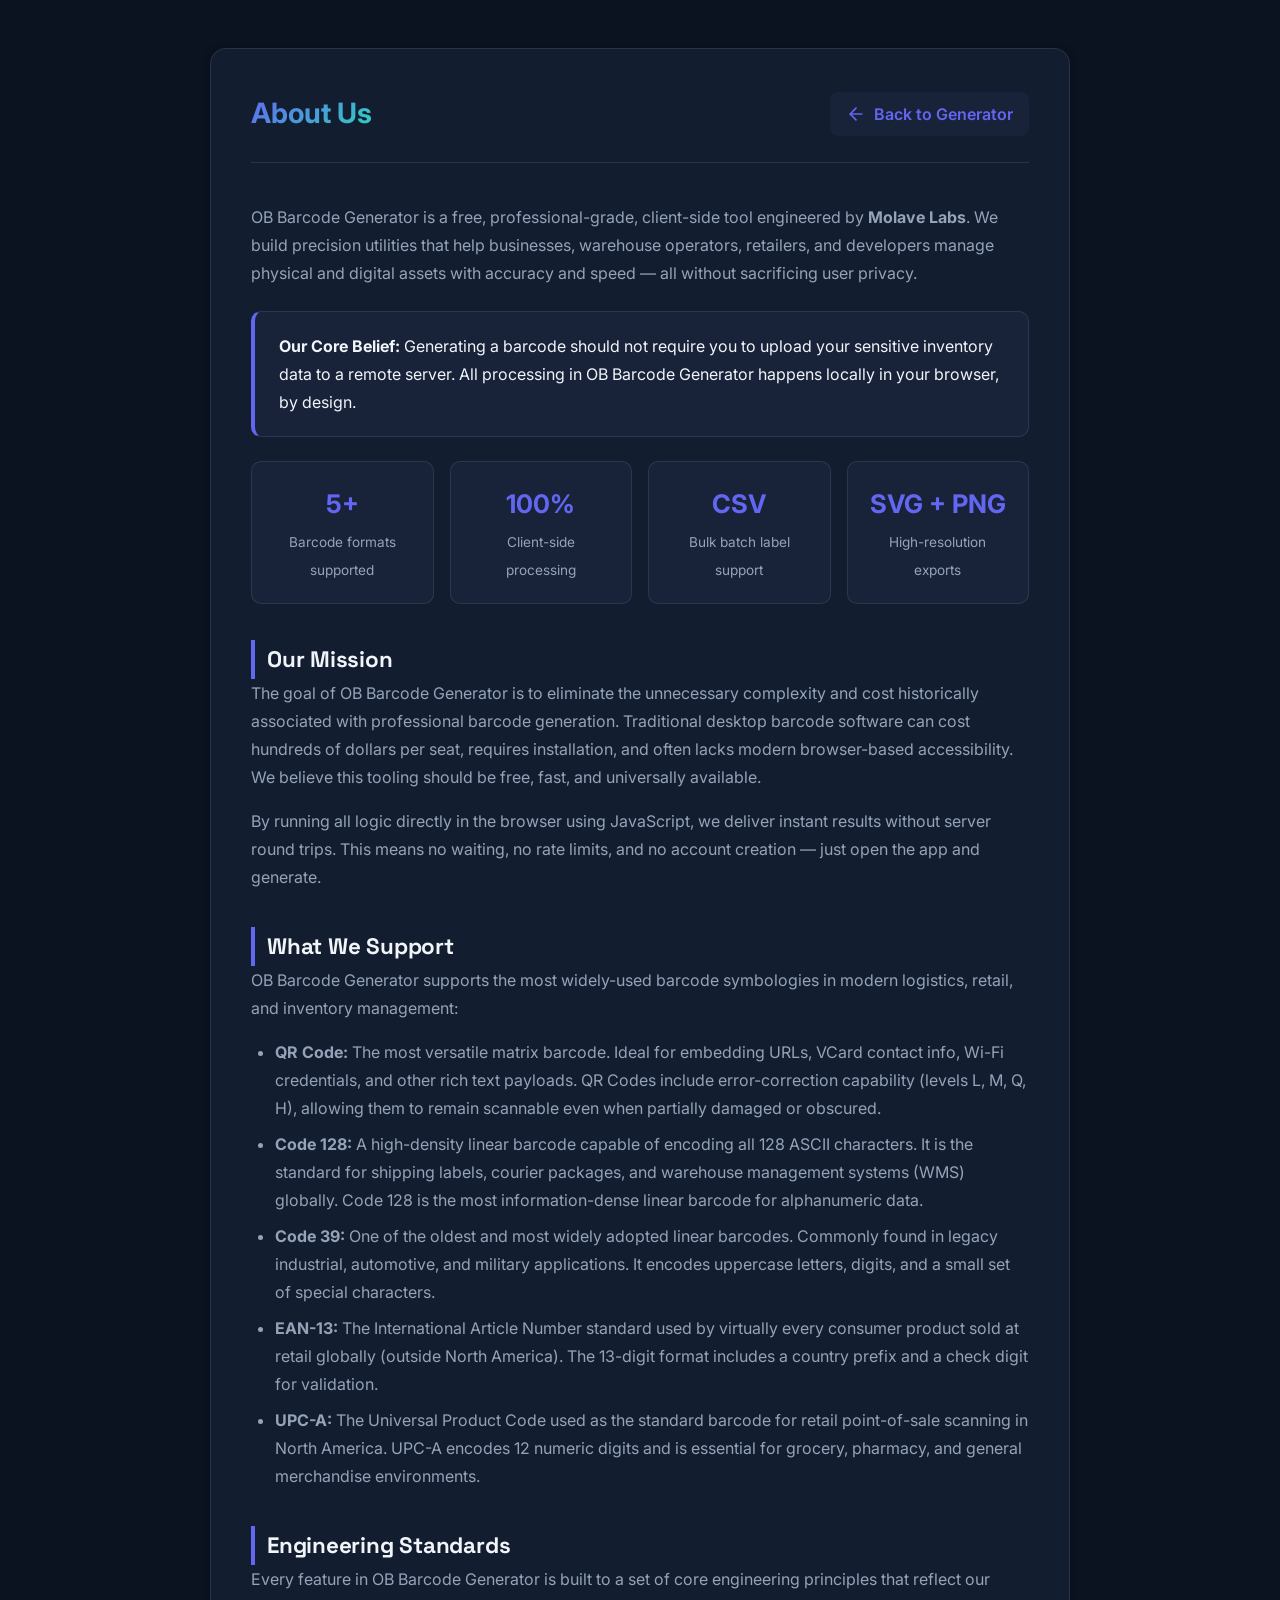
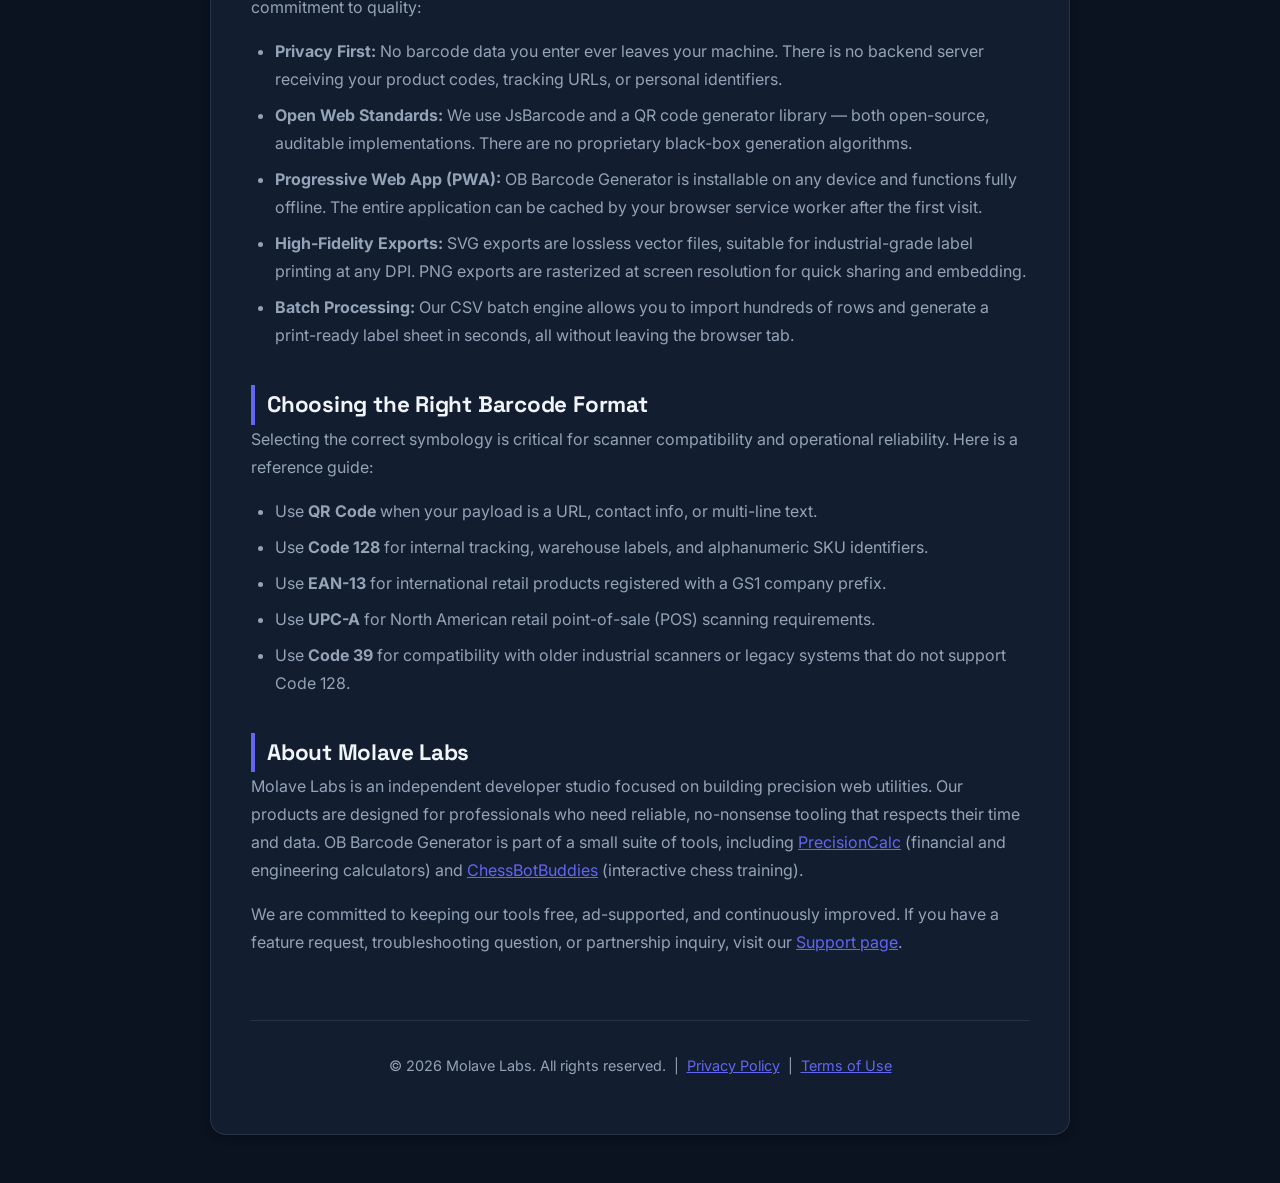
<file: about.html>
<!doctype html>
<html lang="en">
<head>
    <script>
        (function() {
            const savedTheme = localStorage.getItem('obThemeMode') || 'dark';
            if (savedTheme === 'dark') {
                document.documentElement.classList.add('dark');
            } else {
                document.documentElement.classList.remove('dark');
            }
        })();
    </script>
    <meta charset="UTF-8">
    <meta name="viewport" content="width=device-width, initial-scale=1.0" />
    <meta name="description" content="Learn about OB Barcode Generator — a free, privacy-first barcode tool by Molave Labs. Supports QR Code, Code 128, EAN-13, UPC-A and more." />
    <title>About Us | OB Barcode Generator</title>
    <link rel="preconnect" href="https://fonts.googleapis.com">
    <link rel="preconnect" href="https://fonts.gstatic.com" crossorigin>
    <link href="https://fonts.googleapis.com/css2?family=Inter:wght@400;500;600;700&family=Space+Grotesk:wght@600;700&display=swap" rel="stylesheet">
    <link rel="stylesheet" href="styles.css" />
    <style>
        .page-content {
            max-width: 860px;
            margin: 3rem auto;
            padding: 2.5rem;
            line-height: 1.75;
        }
        .privacy-nav {
            display: flex;
            justify-content: space-between;
            align-items: center;
            margin-bottom: 2.5rem;
            border-bottom: 1px solid var(--border);
            padding-bottom: 1.5rem;
        }
        .privacy-nav h1 {
            margin: 0;
            font-size: 1.75rem;
            background: linear-gradient(135deg, var(--accent), var(--teal));
            -webkit-background-clip: text;
            -webkit-text-fill-color: transparent;
        }
        .back-link {
            display: inline-flex;
            align-items: center;
            gap: 8px;
            color: var(--accent);
            text-decoration: none;
            font-weight: 600;
            padding: 8px 16px;
            border-radius: 8px;
            background: var(--panel-soft);
            transition: all 0.2s ease;
        }
        .back-link:hover {
            background: var(--accent);
            color: white;
            transform: translateX(-4px);
        }
        h2 {
            margin-top: 2.25rem;
            font-size: 1.3rem;
            color: var(--ink);
            border-left: 4px solid var(--accent);
            padding-left: 12px;
        }
        h3 {
            margin-top: 1.5rem;
            font-size: 1.05rem;
            color: var(--ink);
        }
        p { margin-bottom: 1rem; color: var(--muted); }
        ul, ol { margin-bottom: 1rem; padding-left: 1.5rem; color: var(--muted); }
        li { margin-bottom: 0.5rem; }
        .highlight-box {
            background: var(--panel-soft);
            border: 1px solid var(--border);
            border-left: 4px solid var(--accent);
            padding: 1.25rem 1.5rem;
            border-radius: 10px;
            margin: 1.5rem 0;
        }
        .stat-grid {
            display: grid;
            grid-template-columns: repeat(auto-fit, minmax(160px, 1fr));
            gap: 1rem;
            margin: 1.5rem 0;
        }
        .stat-box {
            background: var(--panel-soft);
            border: 1px solid var(--border);
            border-radius: 10px;
            padding: 1.25rem;
            text-align: center;
        }
        .stat-box strong {
            display: block;
            font-size: 1.6rem;
            color: var(--accent);
        }
        .stat-box span {
            font-size: 0.85rem;
            color: var(--muted);
        }
        .footer-note {
            margin-top: 4rem;
            padding-top: 2rem;
            border-top: 1px solid var(--border);
            font-size: 0.9rem;
            text-align: center;
            color: var(--muted);
        }
    </style>
    <script>
        document.addEventListener('DOMContentLoaded', () => {
            const isDark = document.documentElement.classList.contains('dark');
            if (isDark) { document.body.classList.add('dark'); }
            else { document.body.classList.remove('dark'); }
        });
    </script>
</head>
<body class="dashboard">
    <main class="page-content card">
        <nav class="privacy-nav">
            <h1>About Us</h1>
            <a href="index.html" class="back-link">
                <svg width="20" height="20" viewBox="0 0 24 24" fill="none" stroke="currentColor" stroke-width="2" stroke-linecap="round" stroke-linejoin="round"><line x1="19" y1="12" x2="5" y2="12"></line><polyline points="12 19 5 12 12 5"></polyline></svg>
                Back to Generator
            </a>
        </nav>

        <section>
            <p>OB Barcode Generator is a free, professional-grade, client-side tool engineered by <strong>Molave Labs</strong>. We build precision utilities that help businesses, warehouse operators, retailers, and developers manage physical and digital assets with accuracy and speed — all without sacrificing user privacy.</p>

            <div class="highlight-box">
                <strong>Our Core Belief:</strong> Generating a barcode should not require you to upload your sensitive inventory data to a remote server. All processing in OB Barcode Generator happens locally in your browser, by design.
            </div>

            <div class="stat-grid">
                <div class="stat-box"><strong>5+</strong><span>Barcode formats supported</span></div>
                <div class="stat-box"><strong>100%</strong><span>Client-side processing</span></div>
                <div class="stat-box"><strong>CSV</strong><span>Bulk batch label support</span></div>
                <div class="stat-box"><strong>SVG + PNG</strong><span>High-resolution exports</span></div>
            </div>

            <h2>Our Mission</h2>
            <p>The goal of OB Barcode Generator is to eliminate the unnecessary complexity and cost historically associated with professional barcode generation. Traditional desktop barcode software can cost hundreds of dollars per seat, requires installation, and often lacks modern browser-based accessibility. We believe this tooling should be free, fast, and universally available.</p>
            <p>By running all logic directly in the browser using JavaScript, we deliver instant results without server round trips. This means no waiting, no rate limits, and no account creation — just open the app and generate.</p>

            <h2>What We Support</h2>
            <p>OB Barcode Generator supports the most widely-used barcode symbologies in modern logistics, retail, and inventory management:</p>
            <ul>
                <li><strong>QR Code:</strong> The most versatile matrix barcode. Ideal for embedding URLs, VCard contact info, Wi-Fi credentials, and other rich text payloads. QR Codes include error-correction capability (levels L, M, Q, H), allowing them to remain scannable even when partially damaged or obscured.</li>
                <li><strong>Code 128:</strong> A high-density linear barcode capable of encoding all 128 ASCII characters. It is the standard for shipping labels, courier packages, and warehouse management systems (WMS) globally. Code 128 is the most information-dense linear barcode for alphanumeric data.</li>
                <li><strong>Code 39:</strong> One of the oldest and most widely adopted linear barcodes. Commonly found in legacy industrial, automotive, and military applications. It encodes uppercase letters, digits, and a small set of special characters.</li>
                <li><strong>EAN-13:</strong> The International Article Number standard used by virtually every consumer product sold at retail globally (outside North America). The 13-digit format includes a country prefix and a check digit for validation.</li>
                <li><strong>UPC-A:</strong> The Universal Product Code used as the standard barcode for retail point-of-sale scanning in North America. UPC-A encodes 12 numeric digits and is essential for grocery, pharmacy, and general merchandise environments.</li>
            </ul>

            <h2>Engineering Standards</h2>
            <p>Every feature in OB Barcode Generator is built to a set of core engineering principles that reflect our commitment to quality:</p>
            <ul>
                <li><strong>Privacy First:</strong> No barcode data you enter ever leaves your machine. There is no backend server receiving your product codes, tracking URLs, or personal identifiers.</li>
                <li><strong>Open Web Standards:</strong> We use JsBarcode and a QR code generator library — both open-source, auditable implementations. There are no proprietary black-box generation algorithms.</li>
                <li><strong>Progressive Web App (PWA):</strong> OB Barcode Generator is installable on any device and functions fully offline. The entire application can be cached by your browser service worker after the first visit.</li>
                <li><strong>High-Fidelity Exports:</strong> SVG exports are lossless vector files, suitable for industrial-grade label printing at any DPI. PNG exports are rasterized at screen resolution for quick sharing and embedding.</li>
                <li><strong>Batch Processing:</strong> Our CSV batch engine allows you to import hundreds of rows and generate a print-ready label sheet in seconds, all without leaving the browser tab.</li>
            </ul>

            <h2>Choosing the Right Barcode Format</h2>
            <p>Selecting the correct symbology is critical for scanner compatibility and operational reliability. Here is a reference guide:</p>
            <ul>
                <li>Use <strong>QR Code</strong> when your payload is a URL, contact info, or multi-line text.</li>
                <li>Use <strong>Code 128</strong> for internal tracking, warehouse labels, and alphanumeric SKU identifiers.</li>
                <li>Use <strong>EAN-13</strong> for international retail products registered with a GS1 company prefix.</li>
                <li>Use <strong>UPC-A</strong> for North American retail point-of-sale (POS) scanning requirements.</li>
                <li>Use <strong>Code 39</strong> for compatibility with older industrial scanners or legacy systems that do not support Code 128.</li>
            </ul>

            <h2>About Molave Labs</h2>
            <p>Molave Labs is an independent developer studio focused on building precision web utilities. Our products are designed for professionals who need reliable, no-nonsense tooling that respects their time and data. OB Barcode Generator is part of a small suite of tools, including <a href="https://precision-calc.com/" target="_blank" rel="noopener">PrecisionCalc</a> (financial and engineering calculators) and <a href="https://chessbotbuddies.org" target="_blank" rel="noopener">ChessBotBuddies</a> (interactive chess training).</p>
            <p>We are committed to keeping our tools free, ad-supported, and continuously improved. If you have a feature request, troubleshooting question, or partnership inquiry, visit our <a href="support.html">Support page</a>.</p>
        </section>

        <div class="footer-note">
            <p>&copy; 2026 Molave Labs. All rights reserved. &nbsp;|&nbsp; <a href="privacy.html" style="color:var(--accent);">Privacy Policy</a> &nbsp;|&nbsp; <a href="terms.html" style="color:var(--accent);">Terms of Use</a></p>
        </div>
    </main>
    <script src="app.js" defer></script>
</body>
</html>
</file>
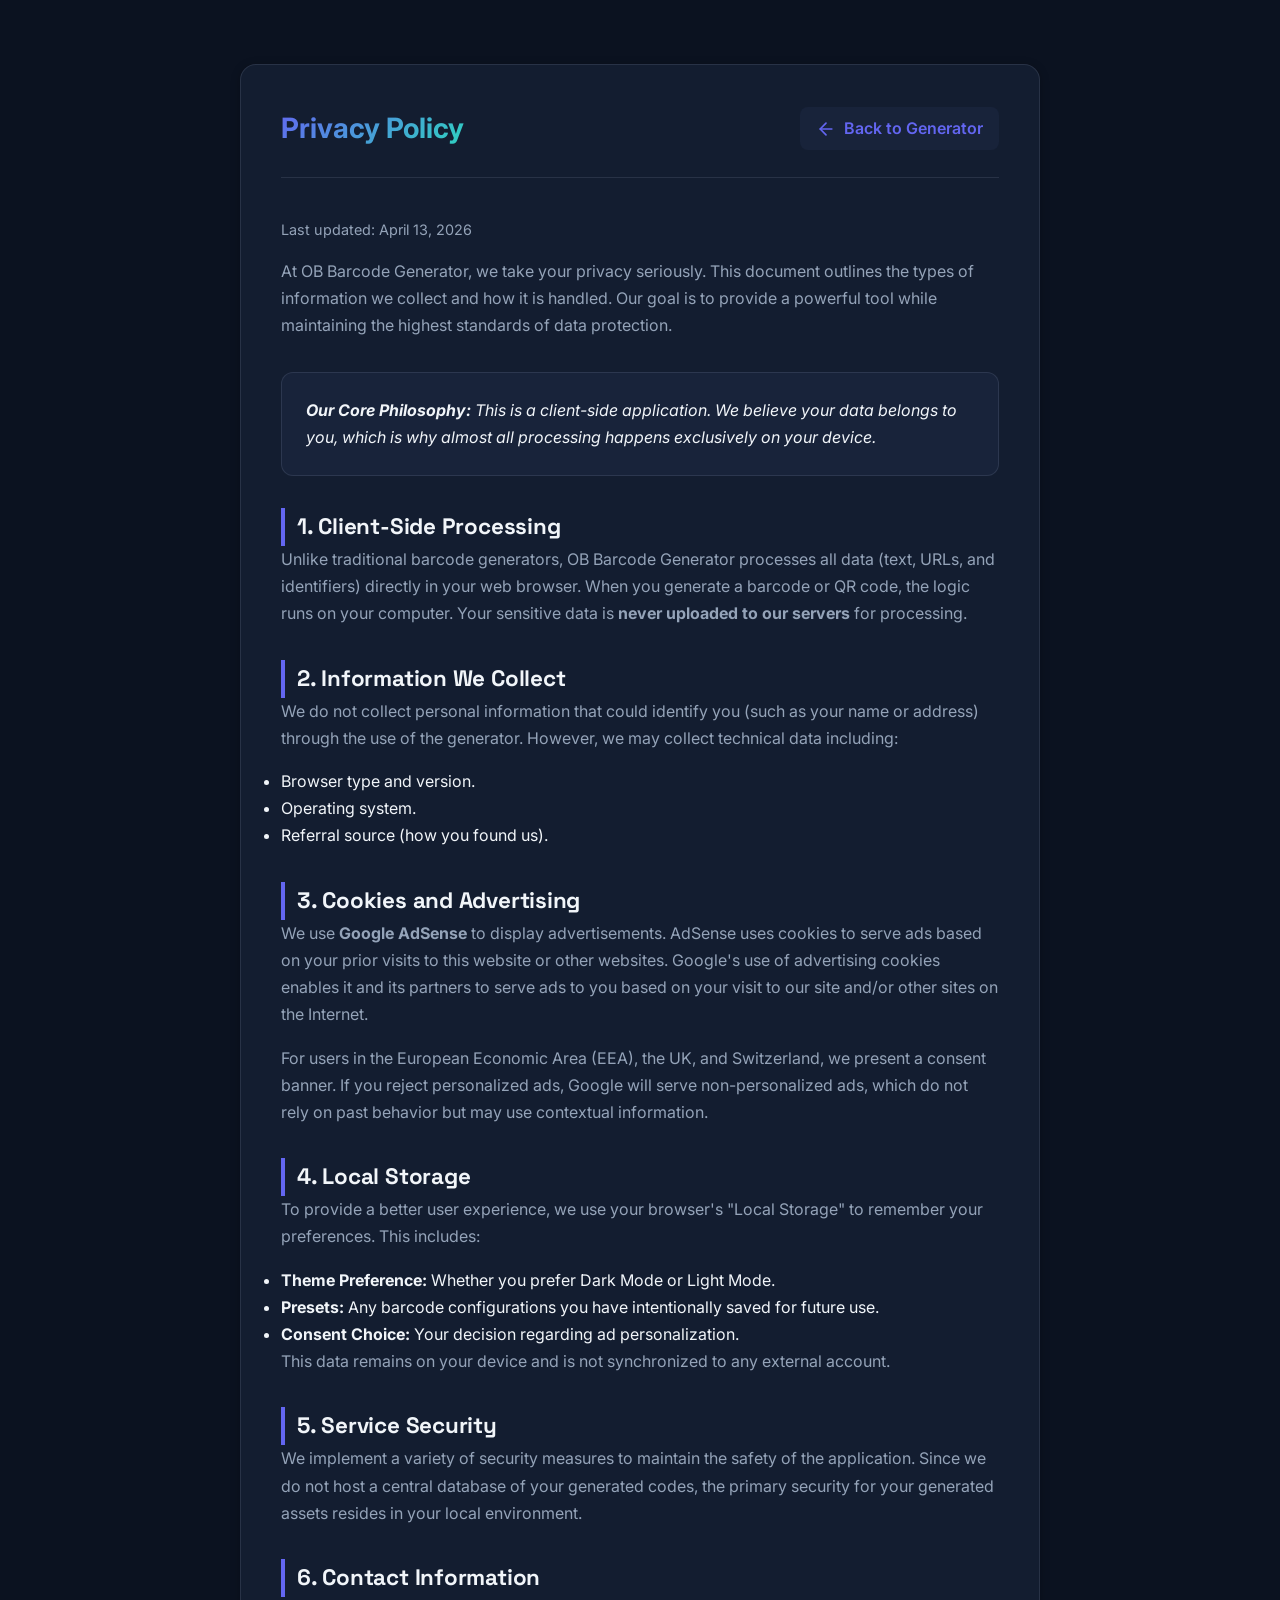
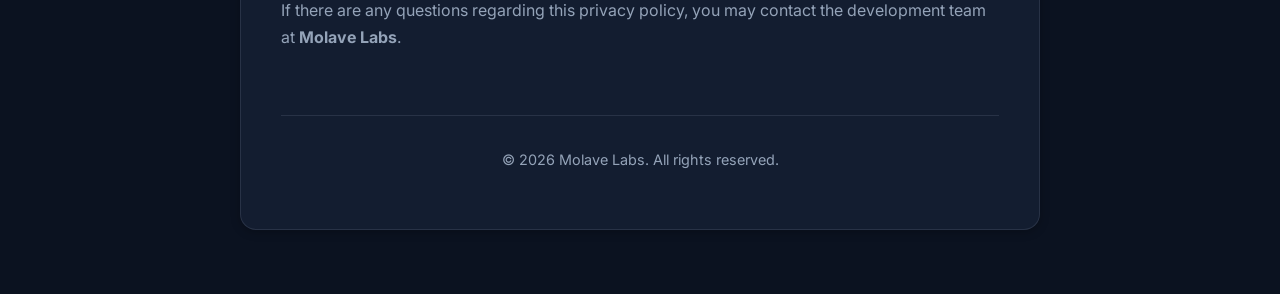
<file: privacy.html>
<!doctype html>
<html lang="en">
<head>
    <script>
        (function() {
            const savedTheme = localStorage.getItem('obThemeMode') || 'dark';
            if (savedTheme === 'dark') {
                document.documentElement.classList.add('dark');
            } else {
                document.documentElement.classList.remove('dark');
            }
        })();
    </script>
    
    <meta charset="UTF-8">
    <meta name="viewport" content="width=device-width, initial-scale=1.0" />
    <meta name="description" content="Privacy Policy for OB Barcode Generator by Molave Labs. Learn how we handle your data, cookies, advertising, and local storage in our client-side barcode tool." />
    <title>Privacy Policy | OB Barcode Generator</title>
    <link rel="preconnect" href="https://fonts.googleapis.com">
    <link rel="preconnect" href="https://fonts.gstatic.com" crossorigin>
    <link href="https://fonts.googleapis.com/css2?family=Inter:wght@400;500;600;700&family=Space+Grotesk:wght@600;700&display=swap" rel="stylesheet">
    <link rel="stylesheet" href="styles.css" />
    <style>
        .page-content {
            max-width: 800px;
            margin: 4rem auto;
            padding: 2.5rem;
            line-height: 1.7;
        }
        
        .privacy-nav {
            display: flex;
            justify-content: space-between;
            align-items: center;
            margin-bottom: 2.5rem;
            border-bottom: 1px solid var(--border);
            padding-bottom: 1.5rem;
        }
        
        .privacy-nav h1 {
            margin: 0;
            font-size: 1.75rem;
            background: linear-gradient(135deg, var(--accent), var(--teal));
            -webkit-background-clip: text;
            -webkit-text-fill-color: transparent;
        }

        .back-link {
            display: inline-flex;
            align-items: center;
            gap: 8px;
            color: var(--accent);
            text-decoration: none;
            font-weight: 600;
            padding: 8px 16px;
            border-radius: 8px;
            background: var(--panel-soft);
            transition: all 0.2s ease;
        }

        .back-link:hover {
            background: var(--accent);
            color: white;
            transform: translateX(-4px);
        }

        h2 {
            margin-top: 2rem;
            font-size: 1.25rem;
            color: var(--ink);
            border-left: 4px solid var(--accent);
            padding-left: 12px;
        }

        p {
            margin-bottom: 1rem;
            color: var(--muted);
        }

        .highlight-box {
            background: var(--panel-soft);
            border: 1px solid var(--border);
            padding: 1.5rem;
            border-radius: 12px;
            margin: 2rem 0;
            font-style: italic;
        }

        .footer-note {
            margin-top: 4rem;
            padding-top: 2rem;
            border-top: 1px solid var(--border);
            font-size: 0.9rem;
            text-align: center;
        }
    </style>
    <script>
        document.addEventListener('DOMContentLoaded', () => {
            const isDark = document.documentElement.classList.contains('dark');
            if (isDark) {
                document.body.classList.add('dark');
            } else {
                document.body.classList.remove('dark');
            }
        });
    </script>
</head>
<body class="dashboard">
    <main class="page-content card">
        <nav class="privacy-nav">
            <h1>Privacy Policy</h1>
            <a href="index.html" class="back-link">
                <svg width="20" height="20" viewBox="0 0 24 24" fill="none" stroke="currentColor" stroke-width="2" stroke-linecap="round" stroke-linejoin="round"><line x1="19" y1="12" x2="5" y2="12"></line><polyline points="12 19 5 12 12 5"></polyline></svg>
                Back to Generator
            </a>
        </nav>

        <p class="subtitle">Last updated: April 13, 2026</p>

        <section>
            <p>At OB Barcode Generator, we take your privacy seriously. This document outlines the types of information we collect and how it is handled. Our goal is to provide a powerful tool while maintaining the highest standards of data protection.</p>
            
            <div class="highlight-box">
                <strong>Our Core Philosophy:</strong> This is a client-side application. We believe your data belongs to you, which is why almost all processing happens exclusively on your device.
            </div>

            <h2>1. Client-Side Processing</h2>
            <p>Unlike traditional barcode generators, OB Barcode Generator processes all data (text, URLs, and identifiers) directly in your web browser. When you generate a barcode or QR code, the logic runs on your computer. Your sensitive data is <strong>never uploaded to our servers</strong> for processing.</p>

            <h2>2. Information We Collect</h2>
            <p>We do not collect personal information that could identify you (such as your name or address) through the use of the generator. However, we may collect technical data including:</p>
            <ul>
                <li>Browser type and version.</li>
                <li>Operating system.</li>
                <li>Referral source (how you found us).</li>
            </ul>

            <h2>3. Cookies and Advertising</h2>
            <p>We use <strong>Google AdSense</strong> to display advertisements. AdSense uses cookies to serve ads based on your prior visits to this website or other websites. Google's use of advertising cookies enables it and its partners to serve ads to you based on your visit to our site and/or other sites on the Internet.</p>
            <p>For users in the European Economic Area (EEA), the UK, and Switzerland, we present a consent banner. If you reject personalized ads, Google will serve non-personalized ads, which do not rely on past behavior but may use contextual information.</p>

            <h2>4. Local Storage</h2>
            <p>To provide a better user experience, we use your browser's "Local Storage" to remember your preferences. This includes:</p>
            <ul>
                <li><strong>Theme Preference:</strong> Whether you prefer Dark Mode or Light Mode.</li>
                <li><strong>Presets:</strong> Any barcode configurations you have intentionally saved for future use.</li>
                <li><strong>Consent Choice:</strong> Your decision regarding ad personalization.</li>
            </ul>
            <p>This data remains on your device and is not synchronized to any external account.</p>

            <h2>5. Service Security</h2>
            <p>We implement a variety of security measures to maintain the safety of the application. Since we do not host a central database of your generated codes, the primary security for your generated assets resides in your local environment.</p>

            <h2>6. Contact Information</h2>
            <p>If there are any questions regarding this privacy policy, you may contact the development team at <strong>Molave Labs</strong>.</p>
        </section>

        <div class="footer-note">
            <p>&copy; 2026 Molave Labs. All rights reserved.</p>
        </div>
    </main>

    <script src="app.js" defer></script>
    
</body>
</html>
</file>
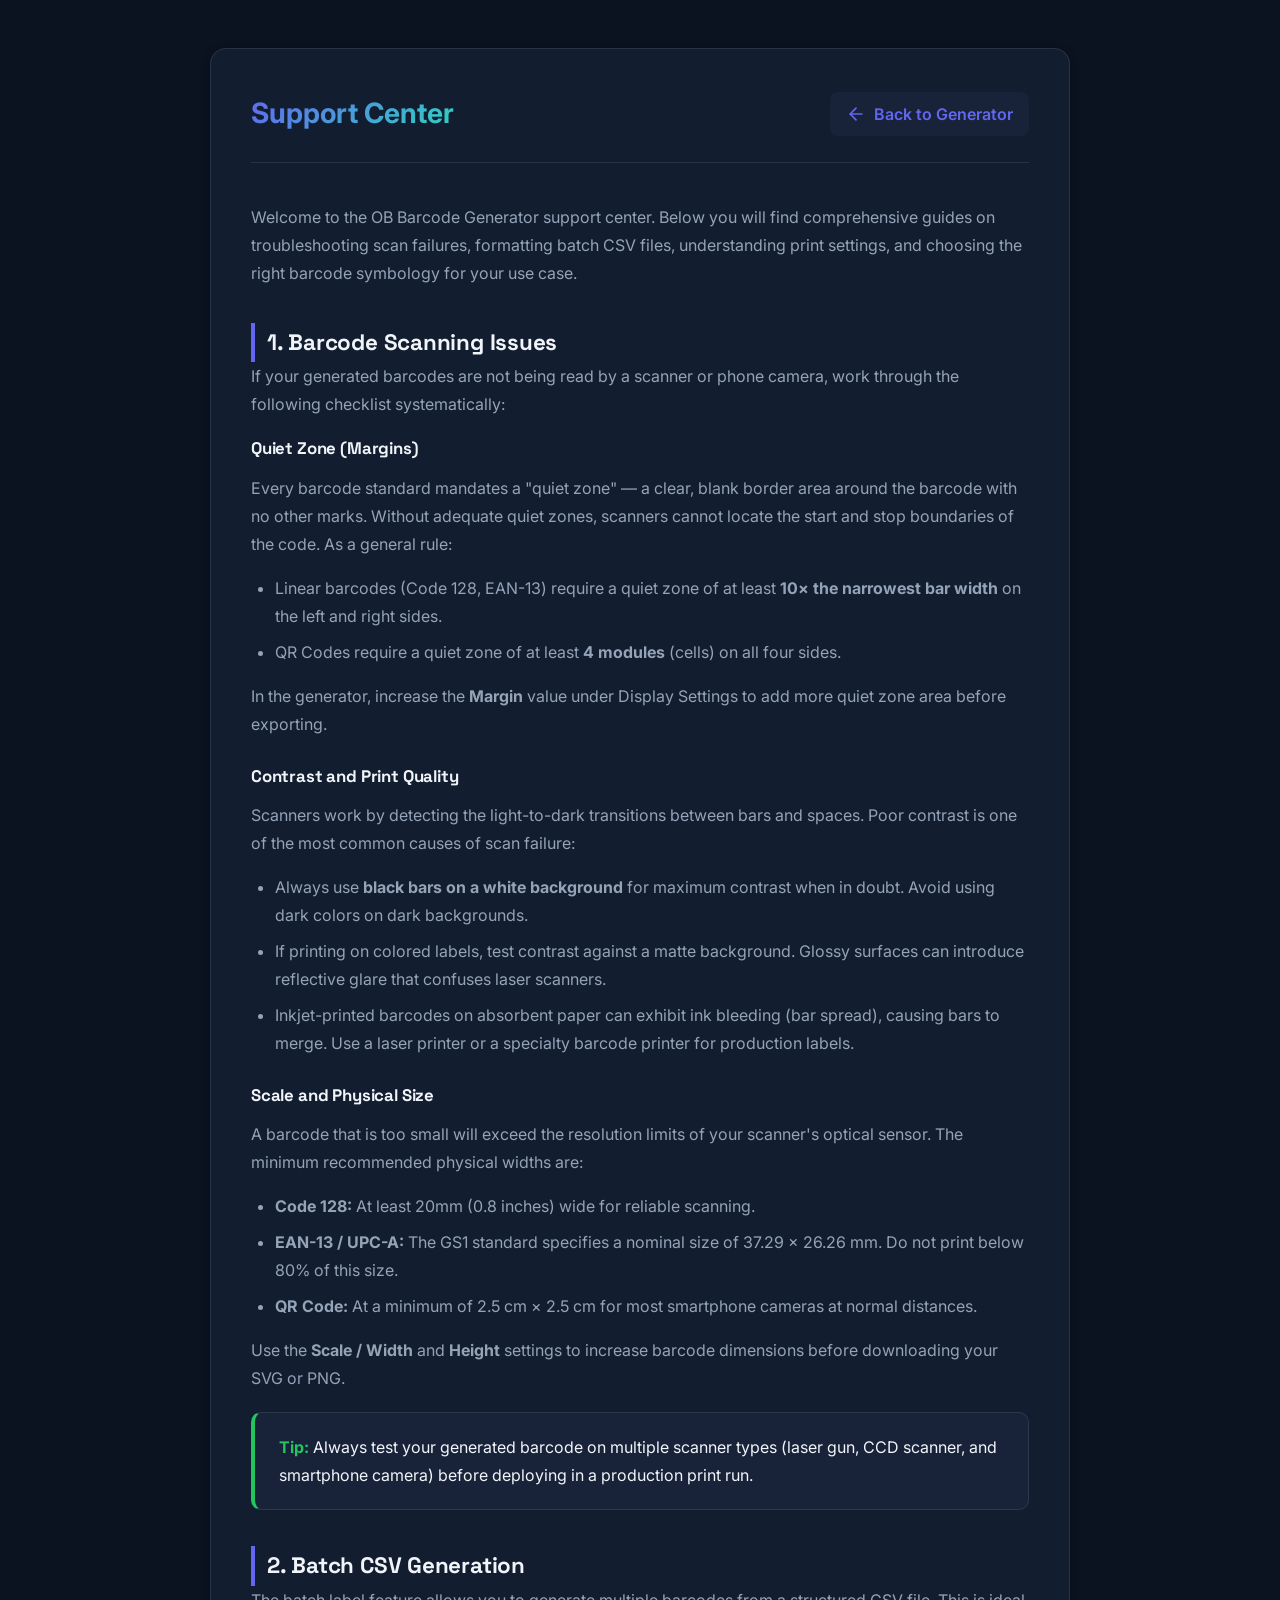
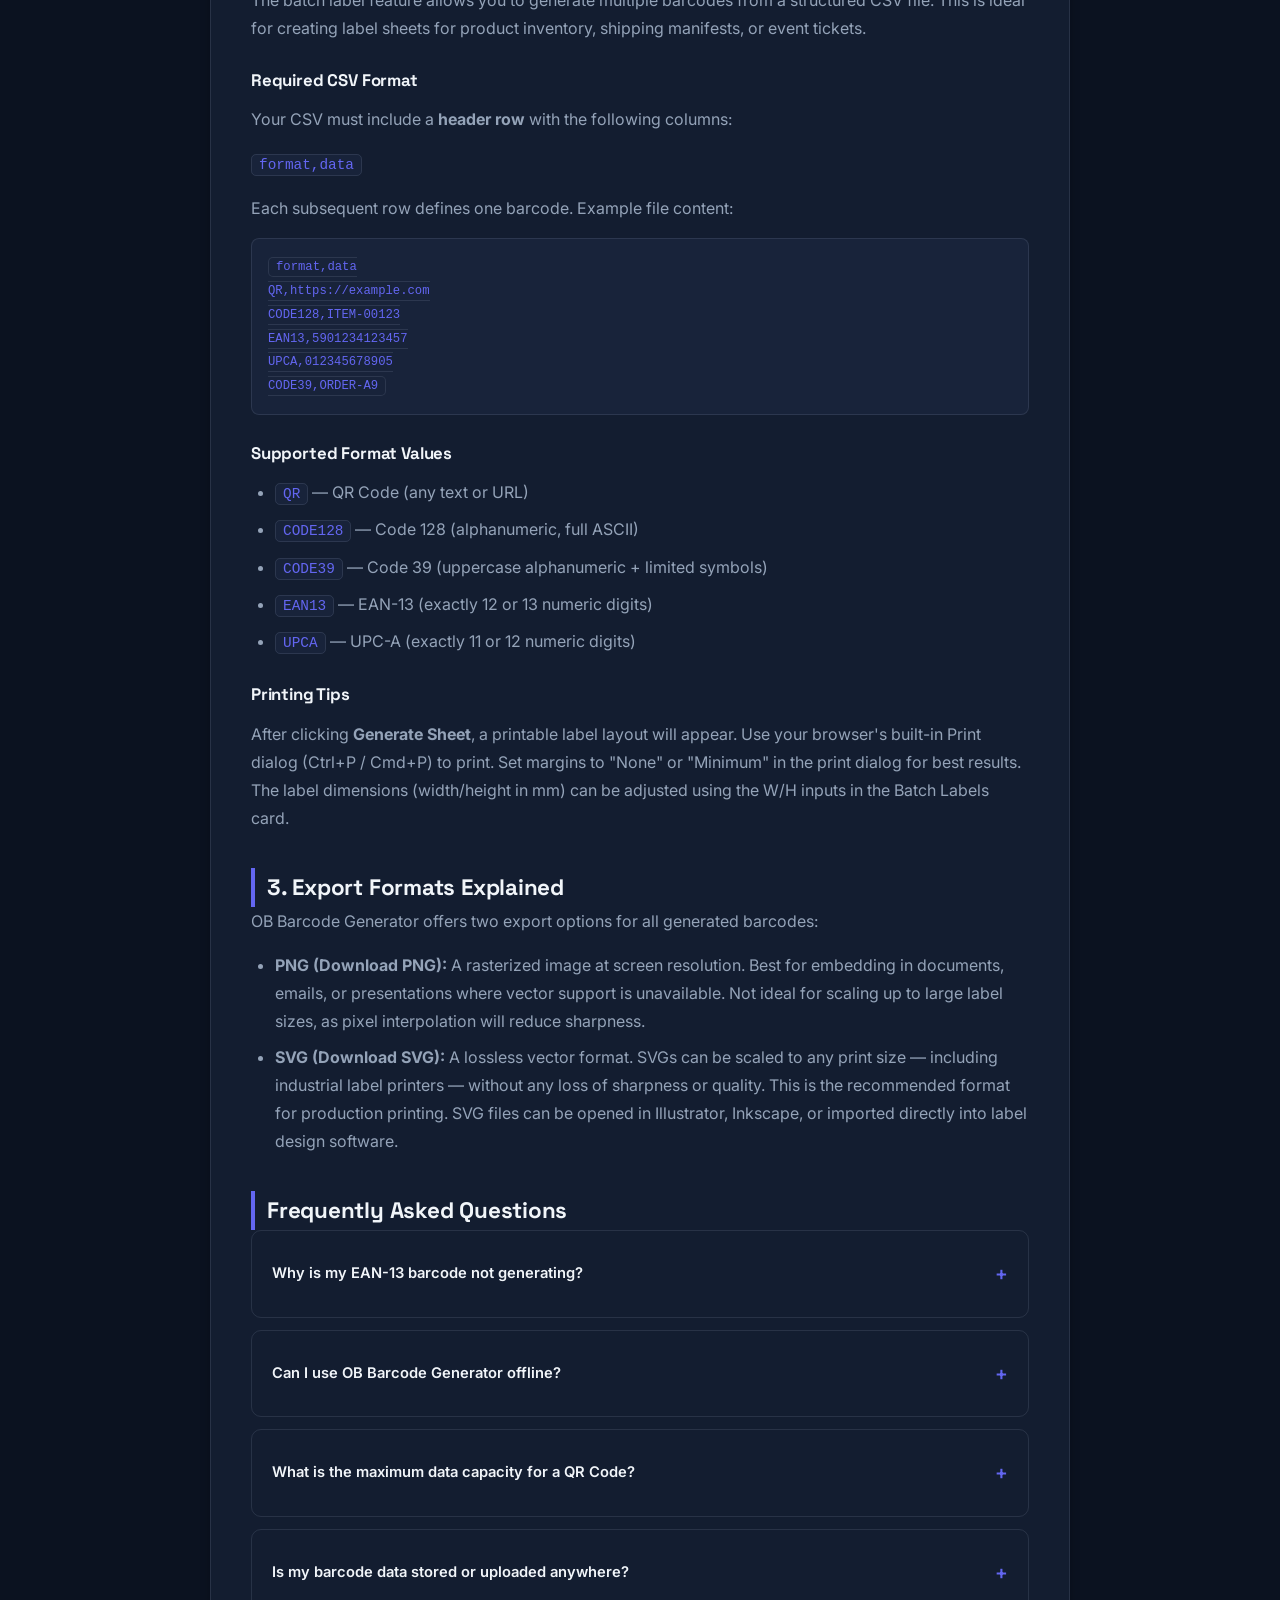
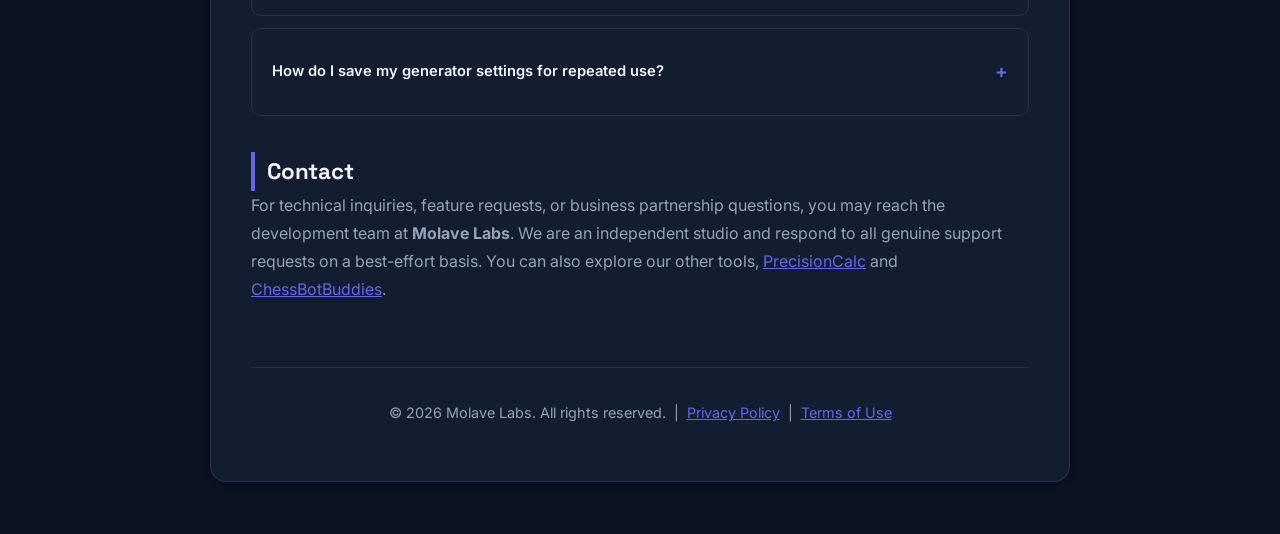
<file: support.html>
<!doctype html>
<html lang="en">
<head>
    <script>
        (function() {
            const savedTheme = localStorage.getItem('obThemeMode') || 'dark';
            if (savedTheme === 'dark') {
                document.documentElement.classList.add('dark');
            } else {
                document.documentElement.classList.remove('dark');
            }
        })();
    </script>
    <meta charset="UTF-8">
    <meta name="viewport" content="width=device-width, initial-scale=1.0" />
    <meta name="description" content="OB Barcode Generator support center. Troubleshoot scanning issues, learn CSV batch formatting, understand barcode symbologies, and resolve common print quality problems." />
    <title>Support Center | OB Barcode Generator</title>
    <link rel="preconnect" href="https://fonts.googleapis.com">
    <link rel="preconnect" href="https://fonts.gstatic.com" crossorigin>
    <link href="https://fonts.googleapis.com/css2?family=Inter:wght@400;500;600;700&family=Space+Grotesk:wght@600;700&display=swap" rel="stylesheet">
    <link rel="stylesheet" href="styles.css" />
    <style>
        .page-content {
            max-width: 860px;
            margin: 3rem auto;
            padding: 2.5rem;
            line-height: 1.75;
        }
        .privacy-nav {
            display: flex;
            justify-content: space-between;
            align-items: center;
            margin-bottom: 2.5rem;
            border-bottom: 1px solid var(--border);
            padding-bottom: 1.5rem;
        }
        .privacy-nav h1 {
            margin: 0;
            font-size: 1.75rem;
            background: linear-gradient(135deg, var(--accent), var(--teal));
            -webkit-background-clip: text;
            -webkit-text-fill-color: transparent;
        }
        .back-link {
            display: inline-flex;
            align-items: center;
            gap: 8px;
            color: var(--accent);
            text-decoration: none;
            font-weight: 600;
            padding: 8px 16px;
            border-radius: 8px;
            background: var(--panel-soft);
            transition: all 0.2s ease;
        }
        .back-link:hover {
            background: var(--accent);
            color: white;
            transform: translateX(-4px);
        }
        h2 {
            margin-top: 2.25rem;
            font-size: 1.3rem;
            color: var(--ink);
            border-left: 4px solid var(--accent);
            padding-left: 12px;
        }
        h3 {
            margin-top: 1.5rem;
            font-size: 1.05rem;
            color: var(--ink);
        }
        p { margin-bottom: 1rem; color: var(--muted); }
        ul, ol { margin-bottom: 1rem; padding-left: 1.5rem; color: var(--muted); }
        li { margin-bottom: 0.5rem; }
        code {
            background: var(--panel-soft);
            border: 1px solid var(--border);
            padding: 2px 7px;
            border-radius: 5px;
            font-family: 'Courier New', monospace;
            font-size: 0.9em;
            color: var(--accent);
        }
        .highlight-box {
            background: var(--panel-soft);
            border: 1px solid var(--border);
            border-left: 4px solid var(--accent);
            padding: 1.25rem 1.5rem;
            border-radius: 10px;
            margin: 1.5rem 0;
        }
        .tip-box {
            background: var(--panel-soft);
            border: 1px solid var(--border);
            border-left: 4px solid #22c55e;
            padding: 1.25rem 1.5rem;
            border-radius: 10px;
            margin: 1.25rem 0;
        }
        .tip-box strong { color: #22c55e; }
        .faq-item {
            border: 1px solid var(--border);
            border-radius: 10px;
            margin-bottom: 0.75rem;
            overflow: hidden;
        }
        .faq-item summary {
            padding: 1rem 1.25rem;
            cursor: pointer;
            font-weight: 600;
            color: var(--ink);
            list-style: none;
            display: flex;
            justify-content: space-between;
            align-items: center;
        }
        .faq-item summary::after {
            content: '+';
            font-size: 1.2rem;
            color: var(--accent);
        }
        .faq-item[open] summary::after { content: '−'; }
        .faq-item p, .faq-item ul { padding: 0 1.25rem 1rem; margin: 0; }
        .faq-item ul { padding-left: 2.5rem; }
        .footer-note {
            margin-top: 4rem;
            padding-top: 2rem;
            border-top: 1px solid var(--border);
            font-size: 0.9rem;
            text-align: center;
            color: var(--muted);
        }
    </style>
    <script>
        document.addEventListener('DOMContentLoaded', () => {
            const isDark = document.documentElement.classList.contains('dark');
            if (isDark) { document.body.classList.add('dark'); }
            else { document.body.classList.remove('dark'); }
        });
    </script>
</head>
<body class="dashboard">
    <main class="page-content card">
        <nav class="privacy-nav">
            <h1>Support Center</h1>
            <a href="index.html" class="back-link">
                <svg width="20" height="20" viewBox="0 0 24 24" fill="none" stroke="currentColor" stroke-width="2" stroke-linecap="round" stroke-linejoin="round"><line x1="19" y1="12" x2="5" y2="12"></line><polyline points="12 19 5 12 12 5"></polyline></svg>
                Back to Generator
            </a>
        </nav>

        <section>
            <p>Welcome to the OB Barcode Generator support center. Below you will find comprehensive guides on troubleshooting scan failures, formatting batch CSV files, understanding print settings, and choosing the right barcode symbology for your use case.</p>

            <h2>1. Barcode Scanning Issues</h2>
            <p>If your generated barcodes are not being read by a scanner or phone camera, work through the following checklist systematically:</p>

            <h3>Quiet Zone (Margins)</h3>
            <p>Every barcode standard mandates a "quiet zone" — a clear, blank border area around the barcode with no other marks. Without adequate quiet zones, scanners cannot locate the start and stop boundaries of the code. As a general rule:</p>
            <ul>
                <li>Linear barcodes (Code 128, EAN-13) require a quiet zone of at least <strong>10× the narrowest bar width</strong> on the left and right sides.</li>
                <li>QR Codes require a quiet zone of at least <strong>4 modules</strong> (cells) on all four sides.</li>
            </ul>
            <p>In the generator, increase the <strong>Margin</strong> value under Display Settings to add more quiet zone area before exporting.</p>

            <h3>Contrast and Print Quality</h3>
            <p>Scanners work by detecting the light-to-dark transitions between bars and spaces. Poor contrast is one of the most common causes of scan failure:</p>
            <ul>
                <li>Always use <strong>black bars on a white background</strong> for maximum contrast when in doubt. Avoid using dark colors on dark backgrounds.</li>
                <li>If printing on colored labels, test contrast against a matte background. Glossy surfaces can introduce reflective glare that confuses laser scanners.</li>
                <li>Inkjet-printed barcodes on absorbent paper can exhibit ink bleeding (bar spread), causing bars to merge. Use a laser printer or a specialty barcode printer for production labels.</li>
            </ul>

            <h3>Scale and Physical Size</h3>
            <p>A barcode that is too small will exceed the resolution limits of your scanner's optical sensor. The minimum recommended physical widths are:</p>
            <ul>
                <li><strong>Code 128:</strong> At least 20mm (0.8 inches) wide for reliable scanning.</li>
                <li><strong>EAN-13 / UPC-A:</strong> The GS1 standard specifies a nominal size of 37.29 × 26.26 mm. Do not print below 80% of this size.</li>
                <li><strong>QR Code:</strong> At a minimum of 2.5 cm × 2.5 cm for most smartphone cameras at normal distances.</li>
            </ul>
            <p>Use the <strong>Scale / Width</strong> and <strong>Height</strong> settings to increase barcode dimensions before downloading your SVG or PNG.</p>

            <div class="tip-box"><strong>Tip:</strong> Always test your generated barcode on multiple scanner types (laser gun, CCD scanner, and smartphone camera) before deploying in a production print run.</div>

            <h2>2. Batch CSV Generation</h2>
            <p>The batch label feature allows you to generate multiple barcodes from a structured CSV file. This is ideal for creating label sheets for product inventory, shipping manifests, or event tickets.</p>

            <h3>Required CSV Format</h3>
            <p>Your CSV must include a <strong>header row</strong> with the following columns:</p>
            <p><code>format,data</code></p>
            <p>Each subsequent row defines one barcode. Example file content:</p>
            <pre style="background:var(--panel-soft);padding:1rem;border-radius:8px;font-size:0.85rem;overflow-x:auto;border:1px solid var(--border);"><code>format,data
QR,https://example.com
CODE128,ITEM-00123
EAN13,5901234123457
UPCA,012345678905
CODE39,ORDER-A9</code></pre>

            <h3>Supported Format Values</h3>
            <ul>
                <li><code>QR</code> — QR Code (any text or URL)</li>
                <li><code>CODE128</code> — Code 128 (alphanumeric, full ASCII)</li>
                <li><code>CODE39</code> — Code 39 (uppercase alphanumeric + limited symbols)</li>
                <li><code>EAN13</code> — EAN-13 (exactly 12 or 13 numeric digits)</li>
                <li><code>UPCA</code> — UPC-A (exactly 11 or 12 numeric digits)</li>
            </ul>

            <h3>Printing Tips</h3>
            <p>After clicking <strong>Generate Sheet</strong>, a printable label layout will appear. Use your browser's built-in Print dialog (<kbd>Ctrl+P</kbd> / <kbd>Cmd+P</kbd>) to print. Set margins to "None" or "Minimum" in the print dialog for best results. The label dimensions (width/height in mm) can be adjusted using the W/H inputs in the Batch Labels card.</p>

            <h2>3. Export Formats Explained</h2>
            <p>OB Barcode Generator offers two export options for all generated barcodes:</p>
            <ul>
                <li><strong>PNG (Download PNG):</strong> A rasterized image at screen resolution. Best for embedding in documents, emails, or presentations where vector support is unavailable. Not ideal for scaling up to large label sizes, as pixel interpolation will reduce sharpness.</li>
                <li><strong>SVG (Download SVG):</strong> A lossless vector format. SVGs can be scaled to any print size — including industrial label printers — without any loss of sharpness or quality. This is the recommended format for production printing. SVG files can be opened in Illustrator, Inkscape, or imported directly into label design software.</li>
            </ul>

            <h2>Frequently Asked Questions</h2>

            <details class="faq-item">
                <summary>Why is my EAN-13 barcode not generating?</summary>
                <p>EAN-13 requires exactly 13 numeric digits (or 12 digits — the 13th check digit is calculated automatically). If you enter letters, spaces, or the wrong digit count, generation will fail. Double-check that your GS1 company prefix and product code are correct and add up to 12 or 13 digits.</p>
            </details>

            <details class="faq-item">
                <summary>Can I use OB Barcode Generator offline?</summary>
                <p>Yes. OB Barcode Generator is a Progressive Web App (PWA). After your first visit, the browser service worker caches the app. You can install it to your home screen or desktop and use all generation features — single barcode, batch CSV, and downloads — without an internet connection.</p>
            </details>

            <details class="faq-item">
                <summary>What is the maximum data capacity for a QR Code?</summary>
                <p>QR Code capacity varies by error correction level and data type. At the lowest error correction (Level L), a single QR Code can encode up to 7,089 numeric characters, 4,296 alphanumeric characters, or 2,953 bytes of binary data. Higher error correction reduces capacity but improves resilience to damage. For URLs, the recommended error correction level is M (15%).</p>
            </details>

            <details class="faq-item">
                <summary>Is my barcode data stored or uploaded anywhere?</summary>
                <p>No. All barcode generation is performed entirely within your browser using JavaScript. The data you enter into the Code Content field — whether it is a tracking URL, product ID, or contact card — never leaves your device or is transmitted to any server.</p>
            </details>

            <details class="faq-item">
                <summary>How do I save my generator settings for repeated use?</summary>
                <p>Use the <strong>Pro Workflow</strong> section on the dashboard. Enter a name for your configuration in the "Preset Name" field and click Save. Your format, colors, scale, and other display settings are saved to browser Local Storage. You can load them later from the "Load Saved" dropdown, even after closing and returning to the app.</p>
            </details>

            <h2>Contact</h2>
            <p>For technical inquiries, feature requests, or business partnership questions, you may reach the development team at <strong>Molave Labs</strong>. We are an independent studio and respond to all genuine support requests on a best-effort basis. You can also explore our other tools, <a href="https://precision-calc.com/" target="_blank" rel="noopener">PrecisionCalc</a> and <a href="https://chessbotbuddies.org" target="_blank" rel="noopener">ChessBotBuddies</a>.</p>
        </section>

        <div class="footer-note">
            <p>&copy; 2026 Molave Labs. All rights reserved. &nbsp;|&nbsp; <a href="privacy.html" style="color:var(--accent);">Privacy Policy</a> &nbsp;|&nbsp; <a href="terms.html" style="color:var(--accent);">Terms of Use</a></p>
        </div>
    </main>
    <script src="app.js" defer></script>
</body>
</html>
</file>
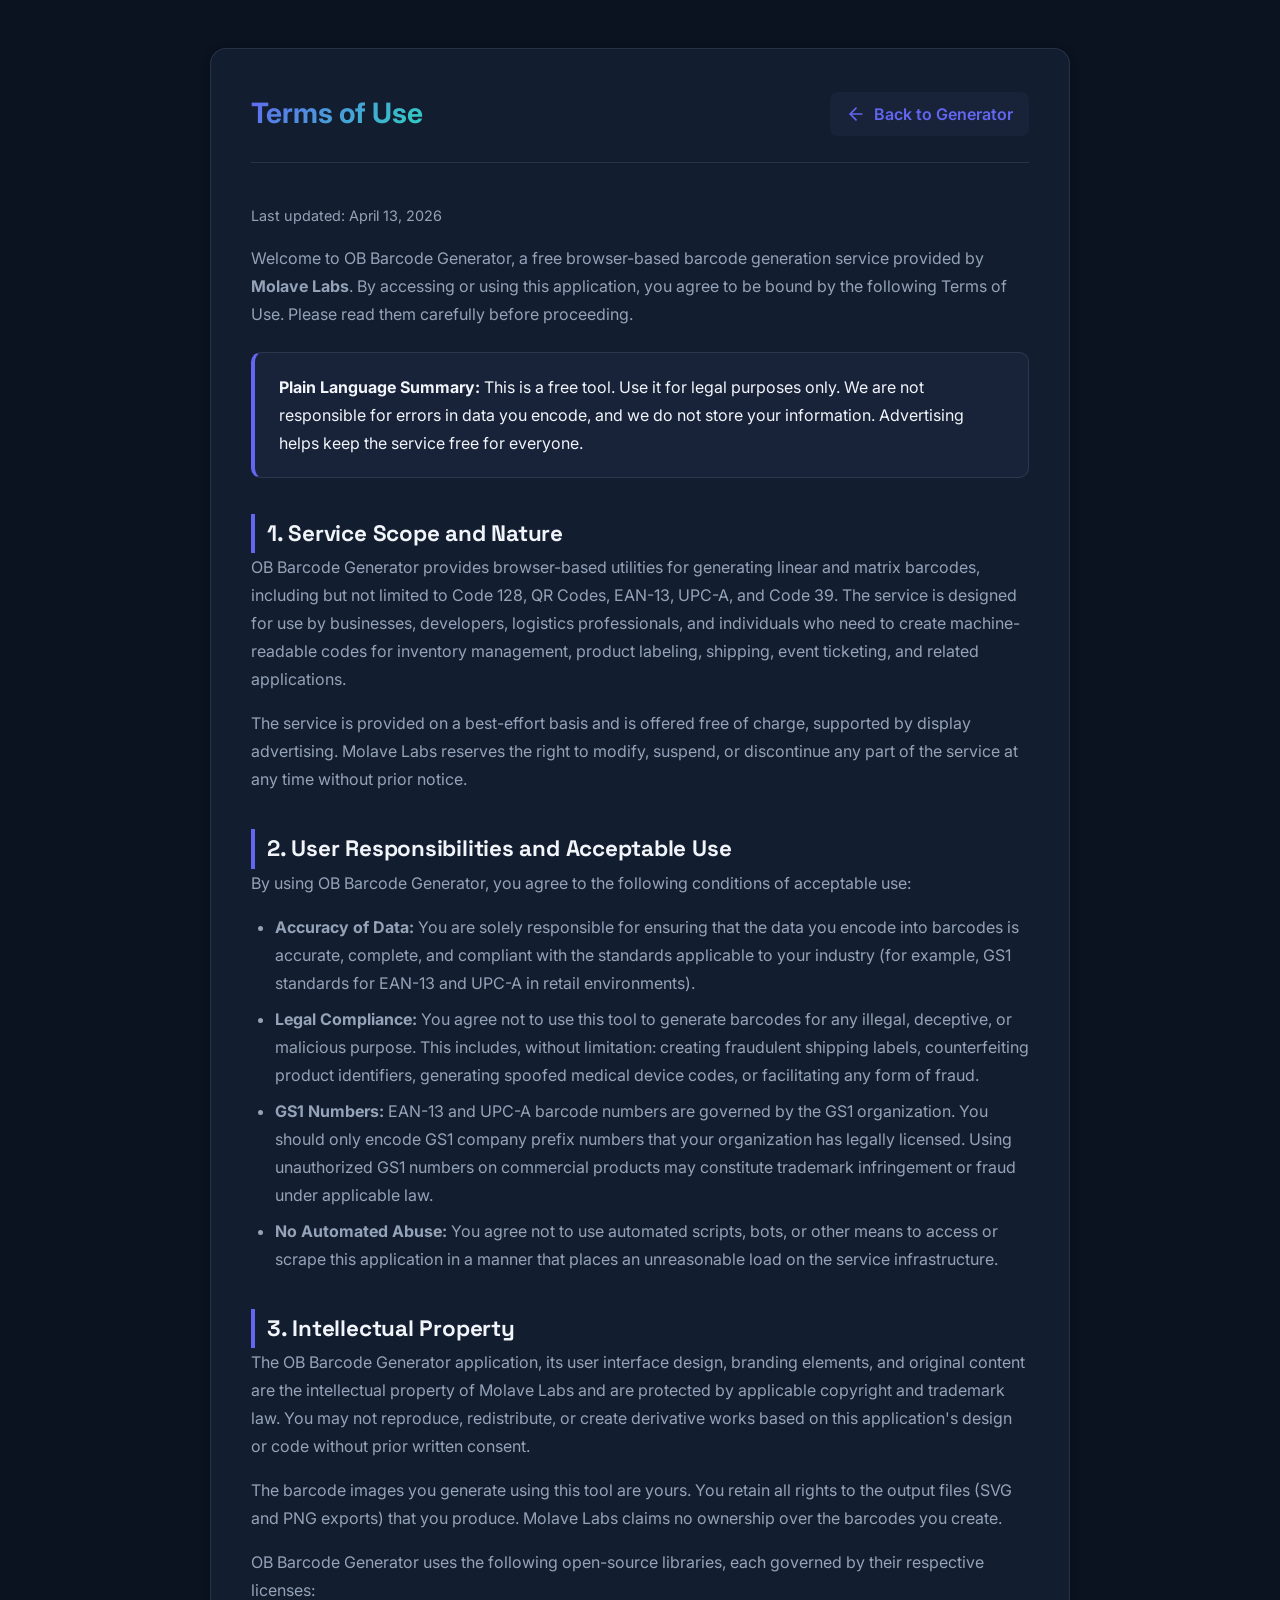
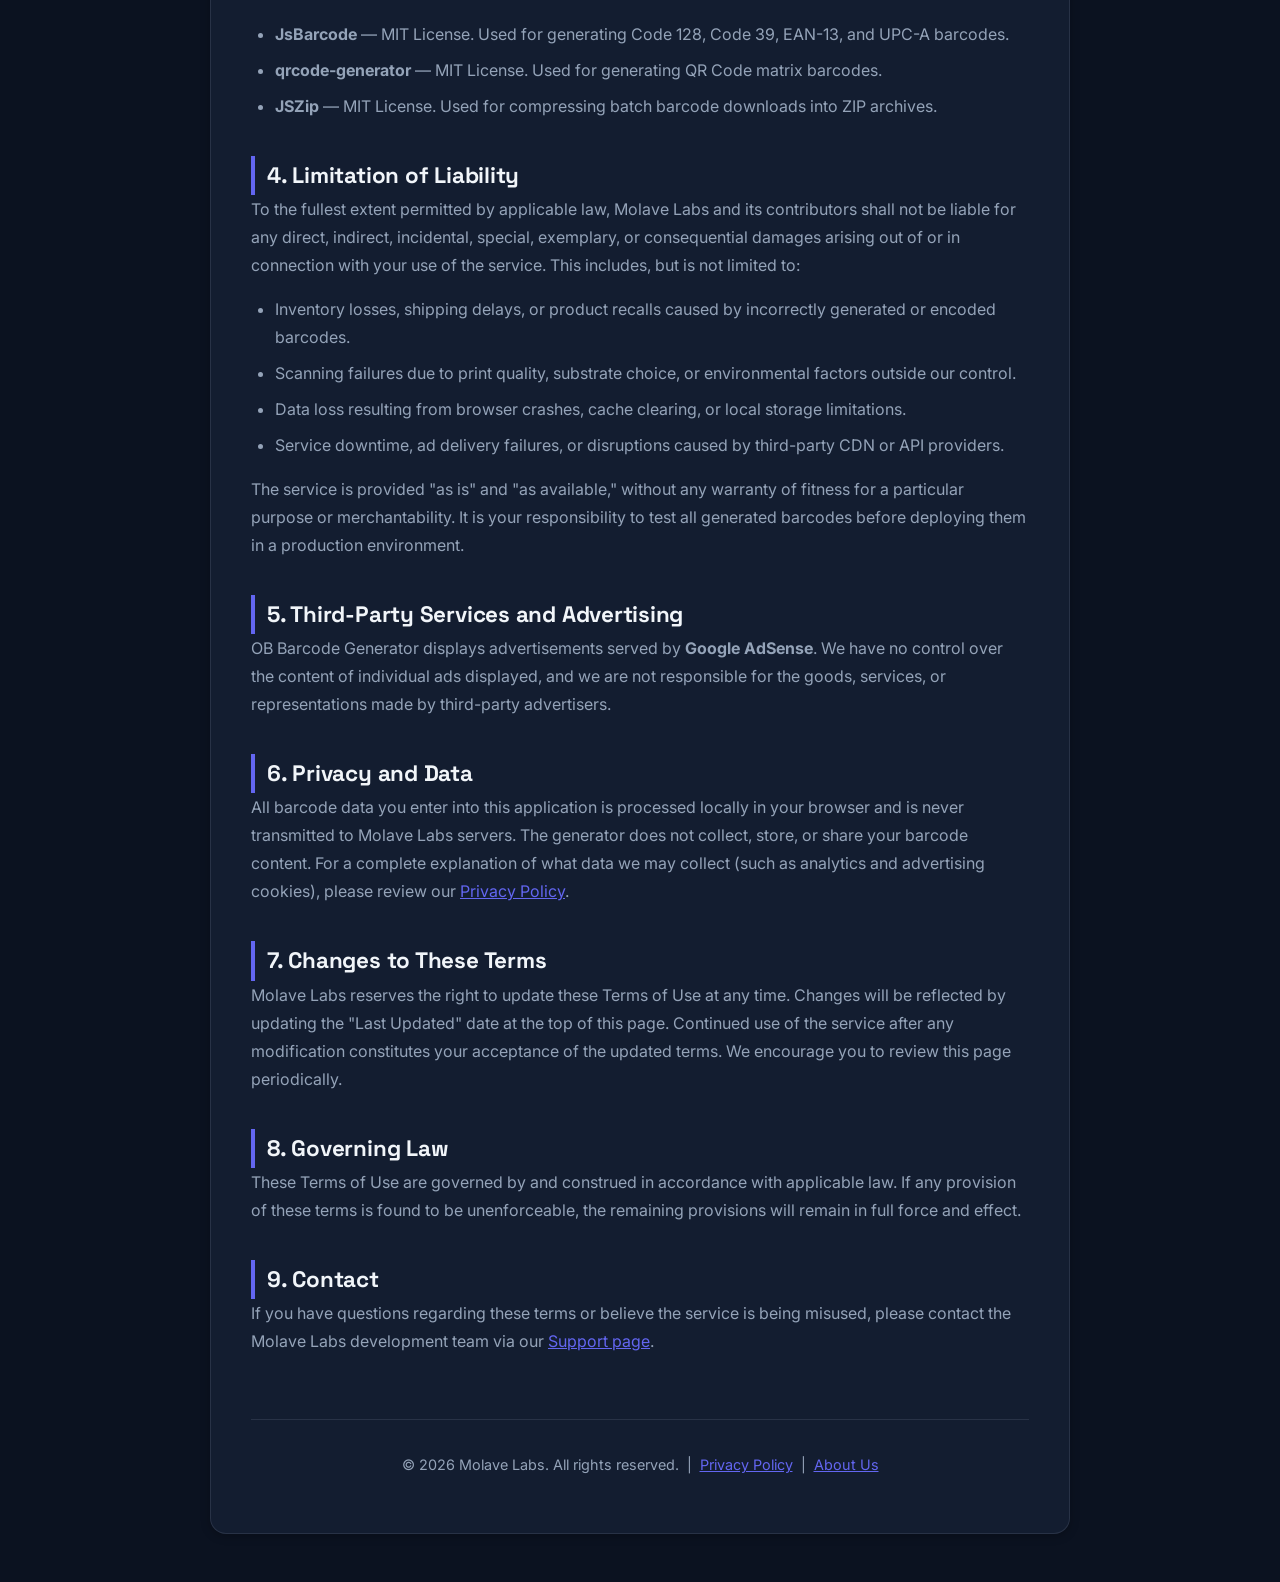
<file: terms.html>
<!doctype html>
<html lang="en">
<head>
    <script>
        (function() {
            const savedTheme = localStorage.getItem('obThemeMode') || 'dark';
            if (savedTheme === 'dark') {
                document.documentElement.classList.add('dark');
            } else {
                document.documentElement.classList.remove('dark');
            }
        })();
    </script>
    <meta charset="UTF-8">
    <meta name="viewport" content="width=device-width, initial-scale=1.0" />
    <meta name="description" content="Terms of Use for OB Barcode Generator by Molave Labs. Understand your rights and responsibilities when using our free browser-based barcode generation service." />
    <title>Terms of Use | OB Barcode Generator</title>
    <link rel="preconnect" href="https://fonts.googleapis.com">
    <link rel="preconnect" href="https://fonts.gstatic.com" crossorigin>
    <link href="https://fonts.googleapis.com/css2?family=Inter:wght@400;500;600;700&family=Space+Grotesk:wght@600;700&display=swap" rel="stylesheet">
    <link rel="stylesheet" href="styles.css" />
    <style>
        .page-content {
            max-width: 860px;
            margin: 3rem auto;
            padding: 2.5rem;
            line-height: 1.75;
        }
        .privacy-nav {
            display: flex;
            justify-content: space-between;
            align-items: center;
            margin-bottom: 2.5rem;
            border-bottom: 1px solid var(--border);
            padding-bottom: 1.5rem;
        }
        .privacy-nav h1 {
            margin: 0;
            font-size: 1.75rem;
            background: linear-gradient(135deg, var(--accent), var(--teal));
            -webkit-background-clip: text;
            -webkit-text-fill-color: transparent;
        }
        .back-link {
            display: inline-flex;
            align-items: center;
            gap: 8px;
            color: var(--accent);
            text-decoration: none;
            font-weight: 600;
            padding: 8px 16px;
            border-radius: 8px;
            background: var(--panel-soft);
            transition: all 0.2s ease;
        }
        .back-link:hover {
            background: var(--accent);
            color: white;
            transform: translateX(-4px);
        }
        h2 {
            margin-top: 2.25rem;
            font-size: 1.3rem;
            color: var(--ink);
            border-left: 4px solid var(--accent);
            padding-left: 12px;
        }
        h3 { margin-top: 1.5rem; font-size: 1.05rem; color: var(--ink); }
        p { margin-bottom: 1rem; color: var(--muted); }
        ul, ol { margin-bottom: 1rem; padding-left: 1.5rem; color: var(--muted); }
        li { margin-bottom: 0.5rem; }
        .highlight-box {
            background: var(--panel-soft);
            border: 1px solid var(--border);
            border-left: 4px solid var(--accent);
            padding: 1.25rem 1.5rem;
            border-radius: 10px;
            margin: 1.5rem 0;
        }
        .footer-note {
            margin-top: 4rem;
            padding-top: 2rem;
            border-top: 1px solid var(--border);
            font-size: 0.9rem;
            text-align: center;
            color: var(--muted);
        }
    </style>
    <script>
        document.addEventListener('DOMContentLoaded', () => {
            const isDark = document.documentElement.classList.contains('dark');
            if (isDark) { document.body.classList.add('dark'); }
            else { document.body.classList.remove('dark'); }
        });
    </script>
</head>
<body class="dashboard">
    <main class="page-content card">
        <nav class="privacy-nav">
            <h1>Terms of Use</h1>
            <a href="index.html" class="back-link">
                <svg width="20" height="20" viewBox="0 0 24 24" fill="none" stroke="currentColor" stroke-width="2" stroke-linecap="round" stroke-linejoin="round"><line x1="19" y1="12" x2="5" y2="12"></line><polyline points="12 19 5 12 12 5"></polyline></svg>
                Back to Generator
            </a>
        </nav>

        <p class="subtitle">Last updated: April 13, 2026</p>

        <section>
            <p>Welcome to OB Barcode Generator, a free browser-based barcode generation service provided by <strong>Molave Labs</strong>. By accessing or using this application, you agree to be bound by the following Terms of Use. Please read them carefully before proceeding.</p>

            <div class="highlight-box">
            <strong>Plain Language Summary:</strong> This is a free tool. Use it for legal purposes only. We are not responsible for errors in data you encode, and we do not store your information. Advertising helps keep the service free for everyone.
            </div>

            <h2>1. Service Scope and Nature</h2>
            <p>OB Barcode Generator provides browser-based utilities for generating linear and matrix barcodes, including but not limited to Code 128, QR Codes, EAN-13, UPC-A, and Code 39. The service is designed for use by businesses, developers, logistics professionals, and individuals who need to create machine-readable codes for inventory management, product labeling, shipping, event ticketing, and related applications.</p>
            <p>The service is provided on a best-effort basis and is offered free of charge, supported by display advertising. Molave Labs reserves the right to modify, suspend, or discontinue any part of the service at any time without prior notice.</p>

            <h2>2. User Responsibilities and Acceptable Use</h2>
            <p>By using OB Barcode Generator, you agree to the following conditions of acceptable use:</p>
            <ul>
                <li><strong>Accuracy of Data:</strong> You are solely responsible for ensuring that the data you encode into barcodes is accurate, complete, and compliant with the standards applicable to your industry (for example, GS1 standards for EAN-13 and UPC-A in retail environments).</li>
                <li><strong>Legal Compliance:</strong> You agree not to use this tool to generate barcodes for any illegal, deceptive, or malicious purpose. This includes, without limitation: creating fraudulent shipping labels, counterfeiting product identifiers, generating spoofed medical device codes, or facilitating any form of fraud.</li>
                <li><strong>GS1 Numbers:</strong> EAN-13 and UPC-A barcode numbers are governed by the GS1 organization. You should only encode GS1 company prefix numbers that your organization has legally licensed. Using unauthorized GS1 numbers on commercial products may constitute trademark infringement or fraud under applicable law.</li>
                <li><strong>No Automated Abuse:</strong> You agree not to use automated scripts, bots, or other means to access or scrape this application in a manner that places an unreasonable load on the service infrastructure.</li>
            </ul>

            <h2>3. Intellectual Property</h2>
            <p>The OB Barcode Generator application, its user interface design, branding elements, and original content are the intellectual property of Molave Labs and are protected by applicable copyright and trademark law. You may not reproduce, redistribute, or create derivative works based on this application's design or code without prior written consent.</p>
            <p>The barcode images you generate using this tool are yours. You retain all rights to the output files (SVG and PNG exports) that you produce. Molave Labs claims no ownership over the barcodes you create.</p>
            <p>OB Barcode Generator uses the following open-source libraries, each governed by their respective licenses:</p>
            <ul>
                <li><strong>JsBarcode</strong> — MIT License. Used for generating Code 128, Code 39, EAN-13, and UPC-A barcodes.</li>
                <li><strong>qrcode-generator</strong> — MIT License. Used for generating QR Code matrix barcodes.</li>
                <li><strong>JSZip</strong> — MIT License. Used for compressing batch barcode downloads into ZIP archives.</li>
            </ul>

            <h2>4. Limitation of Liability</h2>
            <p>To the fullest extent permitted by applicable law, Molave Labs and its contributors shall not be liable for any direct, indirect, incidental, special, exemplary, or consequential damages arising out of or in connection with your use of the service. This includes, but is not limited to:</p>
            <ul>
                <li>Inventory losses, shipping delays, or product recalls caused by incorrectly generated or encoded barcodes.</li>
                <li>Scanning failures due to print quality, substrate choice, or environmental factors outside our control.</li>
                <li>Data loss resulting from browser crashes, cache clearing, or local storage limitations.</li>
                <li>Service downtime, ad delivery failures, or disruptions caused by third-party CDN or API providers.</li>
            </ul>
            <p>The service is provided "as is" and "as available," without any warranty of fitness for a particular purpose or merchantability. It is your responsibility to test all generated barcodes before deploying them in a production environment.</p>

            <h2>5. Third-Party Services and Advertising</h2>
            <p>OB Barcode Generator displays advertisements served by <strong>Google AdSense</strong>. We have no control over the content of individual ads displayed, and we are not responsible for the goods, services, or representations made by third-party advertisers.</p>

            <h2>6. Privacy and Data</h2>
            <p>All barcode data you enter into this application is processed locally in your browser and is never transmitted to Molave Labs servers. The generator does not collect, store, or share your barcode content. For a complete explanation of what data we may collect (such as analytics and advertising cookies), please review our <a href="privacy.html">Privacy Policy</a>.</p>

            <h2>7. Changes to These Terms</h2>
            <p>Molave Labs reserves the right to update these Terms of Use at any time. Changes will be reflected by updating the "Last Updated" date at the top of this page. Continued use of the service after any modification constitutes your acceptance of the updated terms. We encourage you to review this page periodically.</p>

            <h2>8. Governing Law</h2>
            <p>These Terms of Use are governed by and construed in accordance with applicable law. If any provision of these terms is found to be unenforceable, the remaining provisions will remain in full force and effect.</p>

            <h2>9. Contact</h2>
            <p>If you have questions regarding these terms or believe the service is being misused, please contact the Molave Labs development team via our <a href="support.html">Support page</a>.</p>
        </section>

        <div class="footer-note">
            <p>&copy; 2026 Molave Labs. All rights reserved. &nbsp;|&nbsp; <a href="privacy.html" style="color:var(--accent);">Privacy Policy</a> &nbsp;|&nbsp; <a href="about.html" style="color:var(--accent);">About Us</a></p>
        </div>
    </main>
    <script src="app.js" defer></script>
</body>
</html>
</file>
<file: styles.css>
:root {
  --bg: #0b1220;
  --bg-soft: #0f1828;
  --panel: #131d30;
  --panel-soft: #18233a;
  --border: rgba(148, 163, 184, 0.16);
  --accent: #6366f1;
  --accent-hover: #818cf8;
  --accent-ink: #ffffff;
  --teal: #2dd4bf;
  --ink: #f1f5f9;
  --muted: #94a3b8;
  --danger: #f43f5e;
  --shadow: 0 8px 28px 0 rgba(0, 0, 0, 0.35);
  --shadow-sm: 0 2px 10px 0 rgba(0, 0, 0, 0.25);
  --radius: 16px;
  --radius-sm: 10px;
}

body:not(.dark) {
  --bg: #f4f6fb;
  --bg-soft: #eef1f8;
  --panel: #ffffff;
  --panel-soft: #f1f4fa;
  --border: rgba(15, 23, 42, 0.08);
  --accent: #4f46e5;
  --accent-hover: #4338ca;
  --accent-ink: #ffffff;
  --teal: #0f766e;
  --ink: #0f172a;
  --muted: #64748b;
  --shadow: 0 8px 28px 0 rgba(15, 23, 42, 0.08);
  --shadow-sm: 0 2px 10px 0 rgba(15, 23, 42, 0.06);
}

* {
  box-sizing: border-box;
  margin: 0;
  padding: 0;
}

body {
  font-family: 'Inter', sans-serif;
  background-color: var(--bg);
  color: var(--ink);
  line-height: 1.5;
  transition: background-color 0.3s ease, color 0.3s ease;
  min-height: 100vh;
  display: flex;
  flex-direction: column;
}

.container {
  max-width: 1280px;
  margin: 0 auto;
  padding: 0 24px;
}

a { color: var(--accent); }

kbd {
  font-family: inherit;
}

/* Header */
.app-header {
  padding: 16px 0;
  border-bottom: 1px solid var(--border);
  background: var(--panel);
  position: sticky;
  top: 0;
  z-index: 100;
}

.header-content {
  display: flex;
  justify-content: space-between;
  align-items: center;
  gap: 24px;
}

.brand {
  display: flex;
  align-items: center;
  gap: 12px;
  flex-shrink: 0;
}

.logo {
  height: 30px;
  width: auto;
  border-radius: 6px;
}

.brand h1 {
  font-family: 'Space Grotesk', sans-serif;
  font-size: 1.3rem;
  letter-spacing: -0.02em;
}

.header-nav {
  display: flex;
  gap: 4px;
  flex: 1;
  justify-content: center;
}

.header-nav a {
  color: var(--muted);
  text-decoration: none;
  font-size: 0.9rem;
  font-weight: 600;
  padding: 8px 14px;
  border-radius: 999px;
  transition: background 0.15s, color 0.15s;
}

.header-nav a:hover {
  background: var(--panel-soft);
  color: var(--ink);
}

.header-actions {
  display: flex;
  align-items: center;
  gap: 12px;
  flex-shrink: 0;
}

/* Page layout */
.page {
  flex: 1;
  padding: 32px 0 56px;
}

.page-layout {
  display: grid;
  grid-template-columns: minmax(0, 1fr) 320px;
  gap: 24px;
  align-items: start;
}

.page-main {
  display: flex;
  flex-direction: column;
  gap: 24px;
  min-width: 0;
}

.page-sidebar {
  display: flex;
  flex-direction: column;
  gap: 24px;
  position: sticky;
  top: 88px;
  min-width: 0;
}

/* Cards */
.card {
  background: var(--panel);
  border: 1px solid var(--border);
  border-radius: var(--radius);
  padding: 24px;
  box-shadow: var(--shadow-sm);
  min-width: 0;
}

.card-header {
  margin-bottom: 20px;
}

.card h2 {
  font-family: 'Space Grotesk', sans-serif;
  font-size: 1.4rem;
  letter-spacing: -0.01em;
}

.card h3 {
  font-family: 'Space Grotesk', sans-serif;
  font-size: 1.05rem;
  letter-spacing: -0.01em;
  margin-top: 24px;
  margin-bottom: 10px;
}

.card h3:first-of-type {
  margin-top: 0;
}

.card h4 {
  font-family: 'Space Grotesk', sans-serif;
  margin-bottom: 12px;
}

.subtitle {
  color: var(--muted);
  font-size: 0.9rem;
  margin-top: 4px;
}

/* Workspace */
.workspace-card {
  border: 1px solid var(--border);
}

.quick-start-row {
  display: flex;
  flex-wrap: wrap;
  align-items: center;
  gap: 8px;
  margin-bottom: 24px;
  padding-bottom: 20px;
  border-bottom: 1px solid var(--border);
}

.quick-start-label {
  font-size: 0.85rem;
  color: var(--muted);
  font-weight: 600;
  margin-right: 4px;
}

.preset {
  padding: 6px 14px;
  background: var(--panel-soft);
  border: 1px solid var(--border);
  border-radius: 999px;
  font-size: 0.82rem;
  font-weight: 600;
  color: var(--ink);
  cursor: pointer;
  transition: all 0.15s;
}

.preset:hover {
  border-color: var(--accent);
  color: var(--accent);
}

.workspace-grid {
  display: grid;
  grid-template-columns: minmax(0, 1fr) minmax(0, 1fr);
  gap: 32px;
}

/* Form Styles */
input, select, textarea {
  background: var(--bg);
  border: 1px solid var(--border);
  border-radius: var(--radius-sm);
  padding: 10px 14px;
  color: var(--ink);
  font-family: inherit;
  font-size: 0.95rem;
  width: 100%;
}

input:focus, select:focus, textarea:focus {
  outline: none;
  border-color: var(--accent);
  box-shadow: 0 0 0 3px rgba(99, 102, 241, 0.15);
}

.form-row, .form-grid {
  display: grid;
  grid-template-columns: repeat(2, 1fr);
  gap: 16px;
}

.form-grid.three {
  grid-template-columns: repeat(3, 1fr);
}

.field {
  margin-bottom: 16px;
}

.field-hint {
  margin-top: 6px;
}

.input-group {
  display: flex;
  gap: 8px;
}

label {
  display: block;
  font-size: 0.85rem;
  font-weight: 600;
  margin-bottom: 6px;
  color: var(--muted);
}

.expandable-settings summary {
  cursor: pointer;
  font-weight: 600;
  font-size: 0.9rem;
  color: var(--ink);
  padding: 4px 0;
}

.settings-grid {
  display: grid;
  grid-template-columns: repeat(2, 1fr);
  gap: 12px;
  margin-top: 12px;
}

.ad-opt-in {
  margin: 12px 0 16px;
}

.inline-config {
  display: grid;
  grid-template-columns: 1fr 1fr;
  gap: 16px;
  margin-top: 16px;
}

/* Label sheets (barcode batch + mailing labels) */
.label-sheet {
  display: grid;
  grid-template-columns: repeat(auto-fill, minmax(var(--label-width, 45mm), 1fr));
  gap: 10px;
  margin-top: 16px;
  padding: 16px;
  background: var(--bg);
  border: 1px solid var(--border);
  border-radius: var(--radius-sm);
}

.label-sheet.empty {
  display: none;
}

.label-item {
  background: #fff;
  border: 1px dashed var(--border);
  border-radius: 6px;
  padding: 8px;
  display: flex;
  flex-direction: column;
  align-items: center;
  justify-content: center;
  text-align: center;
  min-height: 60px;
}

.label-item img {
  max-width: 100%;
  height: auto;
}

.label-item small {
  color: #334155;
  font-size: 0.7rem;
  margin-top: 4px;
  word-break: break-all;
}

.mail-label-item {
  background: #fff;
  color: #0f172a;
  border: 1px dashed var(--border);
  border-radius: 6px;
  padding: 10px;
  display: flex;
  flex-direction: column;
  justify-content: center;
  min-height: 80px;
}

.mail-return-block {
  font-size: 0.65rem;
  color: #64748b;
  margin-bottom: 6px;
  border-bottom: 1px solid #e2e8f0;
  padding-bottom: 4px;
}

.mail-label-body {
  display: flex;
  align-items: center;
  justify-content: space-between;
  gap: 8px;
}

.mail-address-block {
  display: flex;
  flex-direction: column;
  gap: 2px;
  font-size: 0.78rem;
  line-height: 1.4;
}

.mail-address-block strong {
  font-size: 0.85rem;
}

.mail-qr {
  width: 50px;
  height: 50px;
  flex-shrink: 0;
}

/* Buttons */
.btn {
  padding: 11px 18px;
  border-radius: var(--radius-sm);
  border: none;
  font-weight: 600;
  cursor: pointer;
  transition: all 0.15s;
  font-family: inherit;
  font-size: 0.9rem;
  display: inline-flex;
  align-items: center;
  justify-content: center;
  background: var(--panel-soft);
  color: var(--ink);
  border: 1px solid var(--border);
  gap: 8px;
}

.btn:hover {
  border-color: var(--accent);
}

.btn.primary {
  background: var(--accent);
  color: var(--accent-ink);
  border: none;
}

.btn.primary:hover {
  background: var(--accent-hover);
}

.btn.ghost {
  background: transparent;
  border: 1px solid var(--border);
}

.btn.small {
  padding: 6px 12px;
  font-size: 0.8rem;
}

.full-width {
  width: 100%;
}

.btn-group {
  display: flex;
  gap: 8px;
  margin-bottom: 12px;
}

.icon-btn {
  background: none;
  border: none;
  font-size: 1.3rem;
  cursor: pointer;
  color: var(--ink);
  width: 38px;
  height: 38px;
  display: flex;
  align-items: center;
  justify-content: center;
  border-radius: 50%;
  transition: background 0.15s;
}

.icon-btn:hover {
  background: var(--panel-soft);
}

.shortcut-hint {
  font-size: 0.7rem;
  font-weight: 600;
  padding: 2px 6px;
  border-radius: 5px;
  background: rgba(255, 255, 255, 0.18);
  color: inherit;
  opacity: 0.85;
}

.btn:not(.primary) .shortcut-hint {
  background: var(--bg);
  color: var(--muted);
  border: 1px solid var(--border);
}

.checkbox {
  display: flex;
  align-items: center;
  gap: 8px;
  font-size: 0.85rem;
  cursor: pointer;
}

.checkbox input { width: auto; }

/* Preview Area */
.preview-area {
  background: #fff;
  border-radius: var(--radius-sm);
  padding: 24px;
  display: flex;
  align-items: center;
  justify-content: center;
  min-height: 280px;
  margin-bottom: 16px;
  border: 1px solid var(--border);
}

#barcodeSvg,
#qrCanvas {
  max-width: 100%;
  height: auto;
}

.actions-grid {
  display: grid;
  grid-template-columns: repeat(2, 1fr);
  gap: 10px;
}

/* Install nudge */
.install-nudge {
  background: var(--panel-soft);
  border: 1px solid var(--border);
  border-radius: var(--radius-sm);
  padding: 14px 16px;
  margin-bottom: 16px;
}

.install-nudge p {
  font-size: 0.85rem;
  margin-bottom: 10px;
}

.install-nudge-actions {
  display: flex;
  gap: 8px;
}

/* Retention: presets + history */
.retention-grid {
  display: grid;
  grid-template-columns: minmax(0, 1fr) minmax(0, 1fr);
  gap: 32px;
}

.retention-col-header {
  display: flex;
  align-items: center;
  justify-content: space-between;
  margin-bottom: 12px;
}

.retention-col h3 {
  margin-top: 0;
}

.preset-chip-row {
  display: flex;
  flex-wrap: wrap;
  gap: 8px;
  margin-top: 12px;
}

.preset-chip {
  display: inline-flex;
  align-items: center;
  gap: 8px;
  padding: 6px 8px 6px 14px;
  background: var(--panel-soft);
  border: 1px solid var(--border);
  border-radius: 999px;
  font-size: 0.85rem;
  color: var(--ink);
}

.preset-chip-load {
  background: none;
  border: none;
  cursor: pointer;
  font-weight: 600;
  font-size: 0.85rem;
  color: var(--ink);
  padding: 0;
}

.preset-chip-load:hover {
  color: var(--accent);
}

.preset-chip-delete {
  background: var(--bg);
  border: 1px solid var(--border);
  border-radius: 50%;
  width: 20px;
  height: 20px;
  display: flex;
  align-items: center;
  justify-content: center;
  cursor: pointer;
  color: var(--muted);
  font-size: 0.75rem;
  line-height: 1;
}

.preset-chip-delete:hover {
  color: var(--danger);
  border-color: var(--danger);
}

.empty-hint {
  color: var(--muted);
  font-size: 0.85rem;
  margin-top: 12px;
}

.recents-list {
  display: flex;
  flex-direction: column;
  gap: 8px;
  margin-top: 12px;
}

.recent-row {
  display: flex;
  align-items: center;
  gap: 10px;
  width: 100%;
  background: var(--panel-soft);
  border: 1px solid var(--border);
  border-radius: var(--radius-sm);
  padding: 8px 10px;
}

.recent-row-main {
  flex: 1;
  min-width: 0;
  background: none;
  border: none;
  text-align: left;
  cursor: pointer;
  display: flex;
  align-items: center;
  gap: 10px;
  padding: 0;
}

.recent-badge {
  flex-shrink: 0;
  font-size: 0.65rem;
  font-weight: 700;
  letter-spacing: 0.03em;
  padding: 3px 7px;
  border-radius: 5px;
  background: var(--accent);
  color: var(--accent-ink);
  text-transform: uppercase;
}

.recent-data {
  flex: 1;
  min-width: 0;
  overflow: hidden;
  text-overflow: ellipsis;
  white-space: nowrap;
  font-size: 0.85rem;
  color: var(--ink);
}

.recent-time {
  flex-shrink: 0;
  font-size: 0.75rem;
  color: var(--muted);
}

.recent-delete {
  flex-shrink: 0;
  background: none;
  border: none;
  cursor: pointer;
  color: var(--muted);
  font-size: 0.85rem;
  padding: 2px 4px;
}

.recent-delete:hover {
  color: var(--danger);
}

/* Format guide list */
.format-list {
  list-style: none;
  display: flex;
  flex-direction: column;
  gap: 8px;
}

.format-list li {
  font-size: 0.92rem;
  color: var(--muted);
  line-height: 1.6;
}

.guide-about {
  color: var(--muted);
  line-height: 1.7;
  font-size: 0.92rem;
}

/* Ads */
.ad-sidebar {
  min-height: 250px;
  display: flex;
  align-items: center;
  justify-content: center;
}

.multiplex-ad-card {
  padding: 0;
}

.legal-sm p {
  font-size: 0.8rem;
  margin-bottom: 8px;
  color: var(--muted);
}

/* Status Messages */
.status-msg {
  font-size: 0.85rem;
  color: var(--accent);
}

.status-msg.error {
  color: var(--danger);
}

/* Footer */
.app-footer {
  padding: 48px 0;
  background: var(--panel);
  border-top: 1px solid var(--border);
  margin-top: 24px;
}

.footer-content {
  display: flex;
  flex-direction: column;
  align-items: center;
  gap: 16px;
  text-align: center;
}

.footer-brand {
  font-family: 'Space Grotesk', sans-serif;
  font-weight: 700;
  font-size: 1.2rem;
}

.footer-nav {
  display: flex;
  gap: 20px;
}

.footer-nav a {
  color: var(--muted);
  text-decoration: none;
  font-size: 0.9rem;
  transition: color 0.2s;
}

.footer-nav a:hover {
  color: var(--accent);
}

.more-from-molave {
  color: var(--muted);
  font-size: 0.85rem;
  margin: 0;
}

.more-from-molave a {
  color: var(--muted);
  text-decoration: underline;
}

.more-from-molave a:hover {
  color: var(--accent);
}

.copyright {
  color: var(--muted);
  font-size: 0.8rem;
}

/* Consent Banner */
.consent {
  position: fixed;
  bottom: 0;
  left: 0;
  right: 0;
  background: var(--panel);
  border-top: 1px solid var(--border);
  padding: 20px 0;
  z-index: 200;
  box-shadow: var(--shadow);
}

.consent-btns {
  display: flex;
  gap: 12px;
  margin-top: 12px;
}

/* Toast */
.toast {
  position: fixed;
  bottom: 24px;
  right: 24px;
  background: var(--accent);
  color: var(--accent-ink);
  padding: 12px 24px;
  border-radius: 12px;
  font-weight: 600;
  font-size: 0.9rem;
  z-index: 300;
  box-shadow: var(--shadow);
  transition: opacity 0.3s, transform 0.3s;
}

.toast.hidden {
  opacity: 0;
  transform: translateY(10px);
  pointer-events: none;
}

/* FAQ */
.faq-item {
  margin-bottom: 4px;
  padding: 10px 0;
  border-bottom: 1px solid var(--border);
}

.faq-item summary {
  cursor: pointer;
  font-weight: 600;
  color: var(--ink);
  font-size: 0.92rem;
}

.faq-item p {
  margin-top: 8px;
  color: var(--muted);
  font-size: 0.88rem;
  line-height: 1.6;
}

/* Utilities */
.hidden { display: none !important; }

/* Better Scrollbar */
::-webkit-scrollbar { width: 8px; }
::-webkit-scrollbar-track { background: var(--bg); }
::-webkit-scrollbar-thumb { background: var(--panel-soft); border-radius: 10px; }
::-webkit-scrollbar-thumb:hover { background: var(--border); }

/* ========================================
   RESPONSIVE: Tablet
   ======================================== */
@media (max-width: 1100px) {
  .page-layout {
    grid-template-columns: minmax(0, 1fr);
  }

  .page-sidebar {
    position: static;
    flex-direction: row;
    flex-wrap: wrap;
  }

  .page-sidebar .card {
    flex: 1;
    min-width: 240px;
  }
}

@media (max-width: 880px) {
  .workspace-grid,
  .retention-grid {
    grid-template-columns: minmax(0, 1fr);
    gap: 24px;
  }
}

/* ========================================
   RESPONSIVE: Mobile
   ======================================== */
@media (max-width: 768px) {
  .header-nav {
    display: none;
  }

  .header-content {
    justify-content: space-between;
  }

  .brand h1 {
    font-size: 1.1rem;
  }

  .preview-area {
    min-height: 240px;
    padding: 12px;
  }

  .form-row, .form-grid, .settings-grid {
    grid-template-columns: 1fr;
  }

  .card {
    padding: 18px;
    border-radius: 14px;
  }

  .container {
    padding: 0 16px;
  }

  .page {
    padding: 20px 0 40px;
  }

  .app-header {
    padding: 12px 0;
  }

  .page-sidebar {
    flex-direction: column;
  }

  .shortcut-hint {
    display: none;
  }
}
</file>
